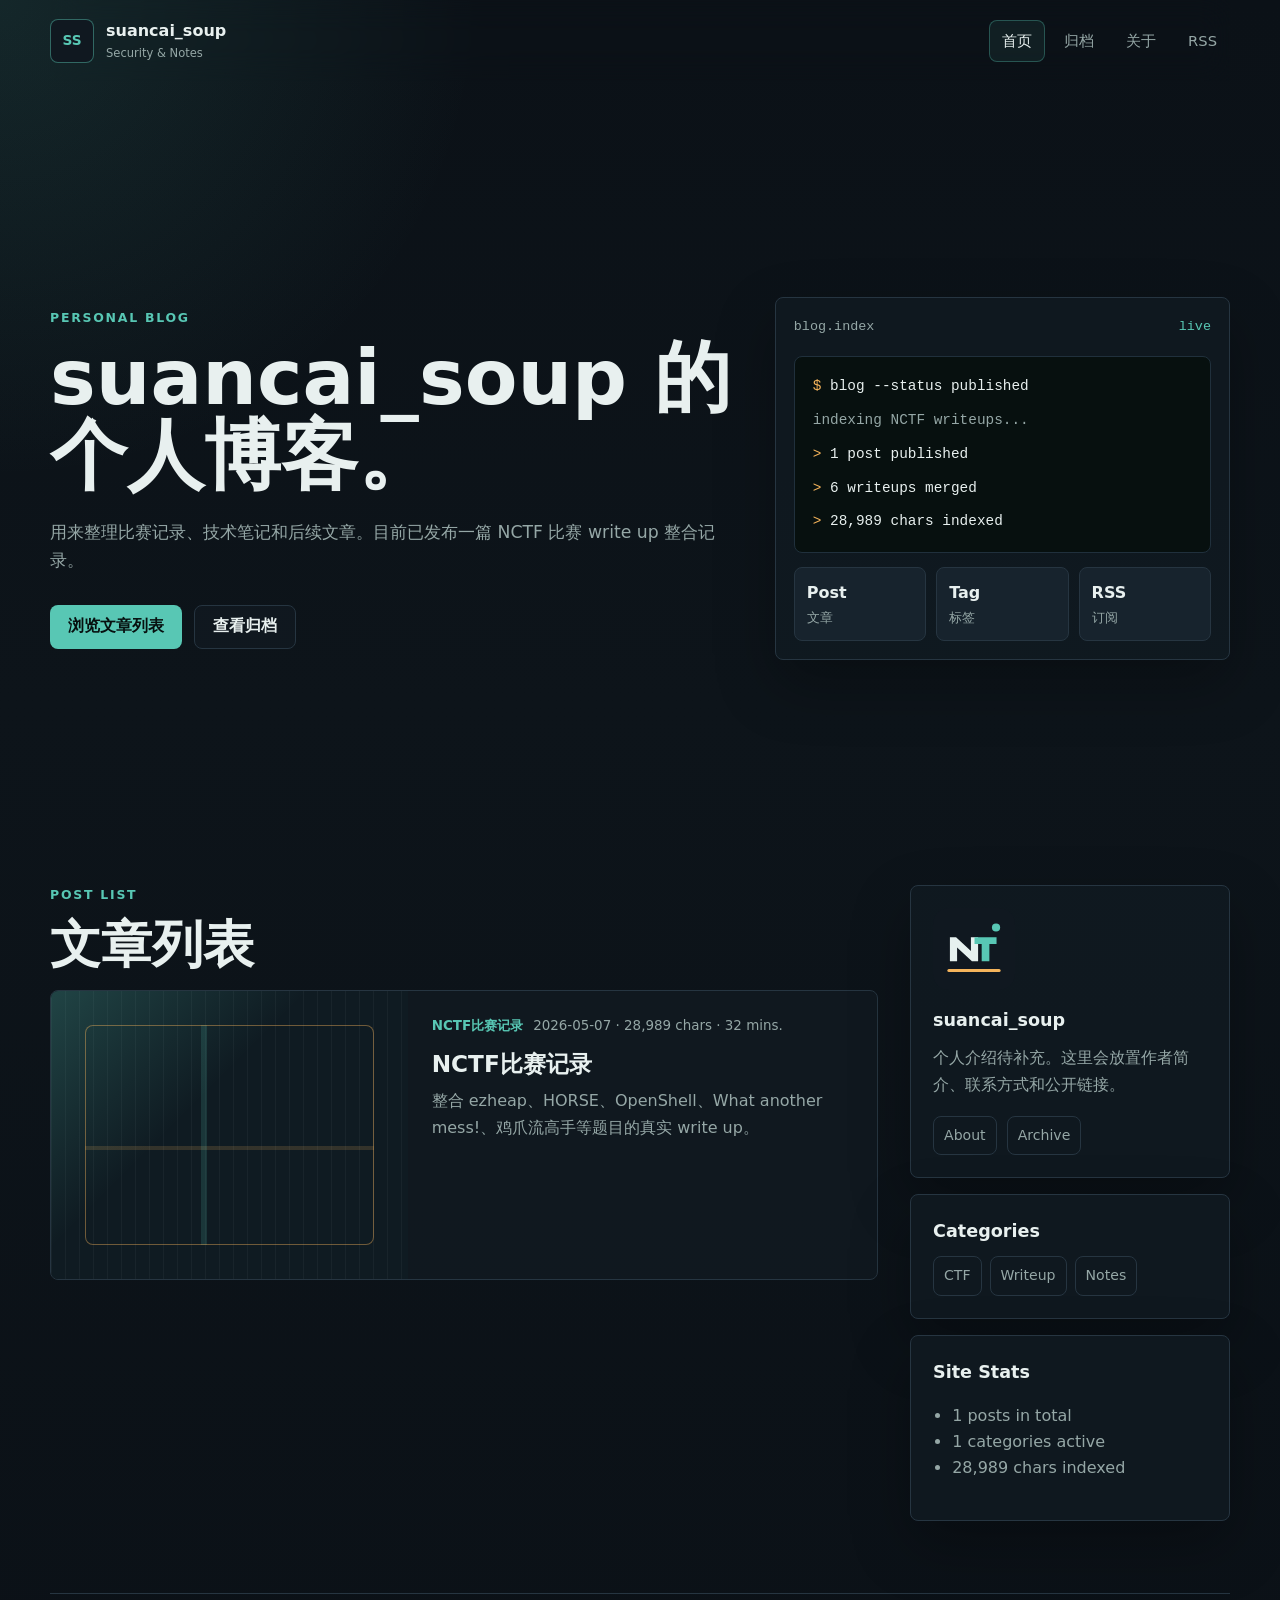
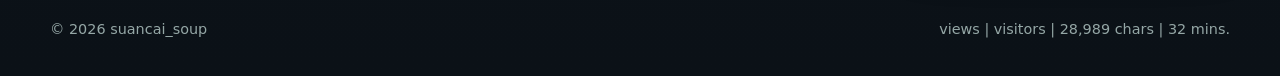
<file: index.html>
<!doctype html>
<html lang="zh-CN">
  <head>
    <meta charset="utf-8">
    <meta name="viewport" content="width=device-width, initial-scale=1">
    <meta name="description" content="suancai_soup 的个人博客。">
    <title>suancai_soup | 网络安全博客</title>
    <link rel="stylesheet" href="assets/css/styles.css">
  </head>
  <body>
    <header class="site-header">
      <a class="brand" href="index.html" aria-label="suancai_soup 首页">
        <span class="brand-mark">SS</span>
        <span>
          <strong data-site-brand>suancai_soup</strong>
          <small data-site-tagline>Security & Notes</small>
        </span>
      </a>
      <button class="nav-toggle" type="button" aria-expanded="false" aria-controls="site-nav">
        <span></span>
        <span></span>
        <span></span>
      </button>
      <nav class="site-nav" id="site-nav">
        <a href="index.html" class="active">首页</a>
        <a href="archive.html">归档</a>
        <a href="about.html">关于</a>
        <a href="rss.xml">RSS</a>
      </nav>
    </header>

    <main>
      <section class="hero">
        <div class="hero-copy">
          <p class="eyebrow" data-site-field="heroEyebrow">Personal Blog</p>
          <h1 data-site-field="heroTitle">suancai_soup 的个人博客。</h1>
          <p class="hero-text" data-site-field="heroText">
            用来整理比赛记录、技术笔记和后续文章。目前已发布一篇 NCTF 比赛 write up 整合记录。
          </p>
          <div class="hero-actions">
            <a class="button primary" href="#latest">浏览文章列表</a>
            <a class="button secondary" href="archive.html">查看归档</a>
          </div>
        </div>
        <div class="signal-panel" aria-label="研究状态概览">
          <div class="panel-topline">
            <span>blog.index</span>
            <span class="status-dot">live</span>
          </div>
          <div class="terminal-card">
            <p><span>$</span> blog --status published</p>
            <p class="muted">indexing NCTF writeups...</p>
            <p><span>&gt;</span> 1 post published</p>
            <p><span>&gt;</span> 6 writeups merged</p>
            <p><span>&gt;</span> 28,989 chars indexed</p>
          </div>
          <div class="metrics">
            <div>
              <strong>Post</strong>
              <span>文章</span>
            </div>
            <div>
              <strong>Tag</strong>
              <span>标签</span>
            </div>
            <div>
              <strong>RSS</strong>
              <span>订阅</span>
            </div>
          </div>
        </div>
      </section>

      <section class="content-grid" id="latest">
        <div class="main-column">
          <div class="section-heading">
            <p class="eyebrow">Post List</p>
            <h2>文章列表</h2>
          </div>

          <article class="featured-post">
            <a href="posts/nctf-record.html">
              <div class="post-visual web"></div>
              <div class="post-body">
                <div class="post-meta">
                  <span>NCTF比赛记录</span>
                  <time datetime="2026-05-07">2026-05-07 · 28,989 chars · 32 mins.</time>
                </div>
                <h3>NCTF比赛记录</h3>
                <p>整合 ezheap、HORSE、OpenShell、What another mess!、鸡爪流高手等题目的真实 write up。</p>
              </div>
            </a>
          </article>

          <div class="post-list"></div>
        </div>

        <aside class="side-column" aria-label="侧边信息">
          <section class="profile-card">
            <img src="assets/img/avatar.svg" alt="博客头像">
            <h2 data-site-field="profileName">suancai_soup</h2>
            <p data-site-field="profileBio">个人介绍待补充。这里会放置作者简介、联系方式和公开链接。</p>
            <div class="social-links" data-site-list="links">
              <a href="about.html">About</a>
              <a href="archive.html">Archive</a>
            </div>
          </section>

          <section class="topic-card">
            <h2>Categories</h2>
            <div class="tags" data-site-list="categories">
              <a href="archive.html">待补充</a>
              <a href="archive.html">待补充</a>
              <a href="archive.html">待补充</a>
            </div>
          </section>

          <section class="note-card">
            <h2>Site Stats</h2>
            <ul>
              <li>1 posts in total</li>
              <li>1 categories active</li>
              <li>28,989 chars indexed</li>
            </ul>
          </section>
        </aside>
      </section>
    </main>

    <footer class="site-footer">
      <span>© 2026 suancai_soup</span>
      <span>views | visitors | 28,989 chars | 32 mins.</span>
    </footer>

    <script src="assets/js/site-data.js"></script>
    <script src="assets/js/main.js"></script>
  </body>
</html>
</file>
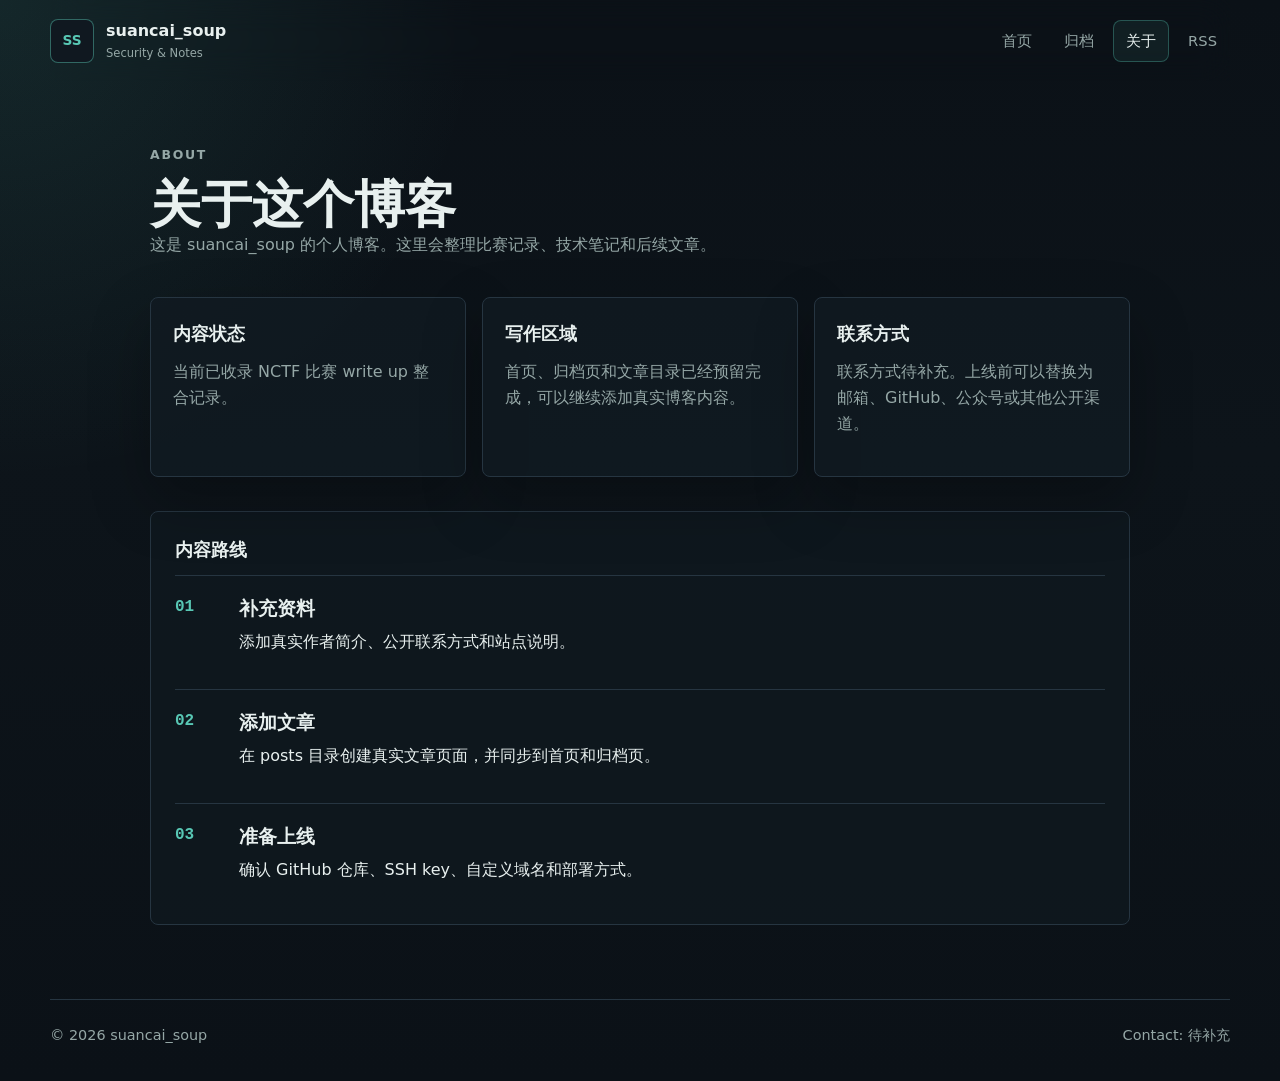
<file: about.html>
<!doctype html>
<html lang="zh-CN">
  <head>
    <meta charset="utf-8">
    <meta name="viewport" content="width=device-width, initial-scale=1">
    <meta name="description" content="suancai_soup 博客说明。">
    <title>关于 | suancai_soup</title>
    <link rel="stylesheet" href="assets/css/styles.css">
  </head>
  <body>
    <header class="site-header">
      <a class="brand" href="index.html">
        <span class="brand-mark">SS</span>
        <span>
          <strong data-site-brand>suancai_soup</strong>
          <small data-site-tagline>Security & Notes</small>
        </span>
      </a>
      <button class="nav-toggle" type="button" aria-expanded="false" aria-controls="site-nav">
        <span></span><span></span><span></span>
      </button>
      <nav class="site-nav" id="site-nav">
        <a href="index.html">首页</a>
        <a href="archive.html">归档</a>
        <a href="about.html" class="active">关于</a>
        <a href="rss.xml">RSS</a>
      </nav>
    </header>

    <main class="page-shell about-layout">
      <section class="page-title">
        <p class="eyebrow">About</p>
        <h1>关于这个博客</h1>
        <p data-site-field="aboutIntro">这是 suancai_soup 的个人博客框架。当前内容已清空，等待后续补充真实文章、介绍和联系方式。</p>
      </section>

      <section class="about-grid" data-site-list="aboutCards">
        <article class="about-card">
          <h2>内容状态</h2>
          <p>暂无公开文章。后续会根据实际内容再补充分类、标签和归档。</p>
        </article>
        <article class="about-card">
          <h2>写作区域</h2>
          <p>首页、归档页和文章目录已经预留完成，可以直接添加真实博客内容。</p>
        </article>
        <article class="about-card">
          <h2>联系方式</h2>
          <p>联系方式待补充。需要上线前可以替换为邮箱、GitHub、公众号或其他公开渠道。</p>
        </article>
      </section>

      <section class="timeline" data-site-list="timeline">
        <h2>内容路线</h2>
        <div class="timeline-item">
          <span>01</span>
          <div>
            <h3>补充资料</h3>
            <p>添加真实作者简介、公开联系方式和站点说明。</p>
          </div>
        </div>
        <div class="timeline-item">
          <span>02</span>
          <div>
            <h3>添加文章</h3>
            <p>在 `posts` 目录创建真实文章页面，并同步到首页和归档页。</p>
          </div>
        </div>
        <div class="timeline-item">
          <span>03</span>
          <div>
            <h3>准备上线</h3>
            <p>确认 GitHub 仓库、SSH key、自定义域名和部署方式。</p>
          </div>
        </div>
      </section>
    </main>

    <footer class="site-footer">
      <span>© 2026 suancai_soup</span>
      <span>Contact: <span data-site-field="contactText">待补充</span></span>
    </footer>
    <script src="assets/js/site-data.js"></script>
    <script src="assets/js/main.js"></script>
  </body>
</html>
</file>
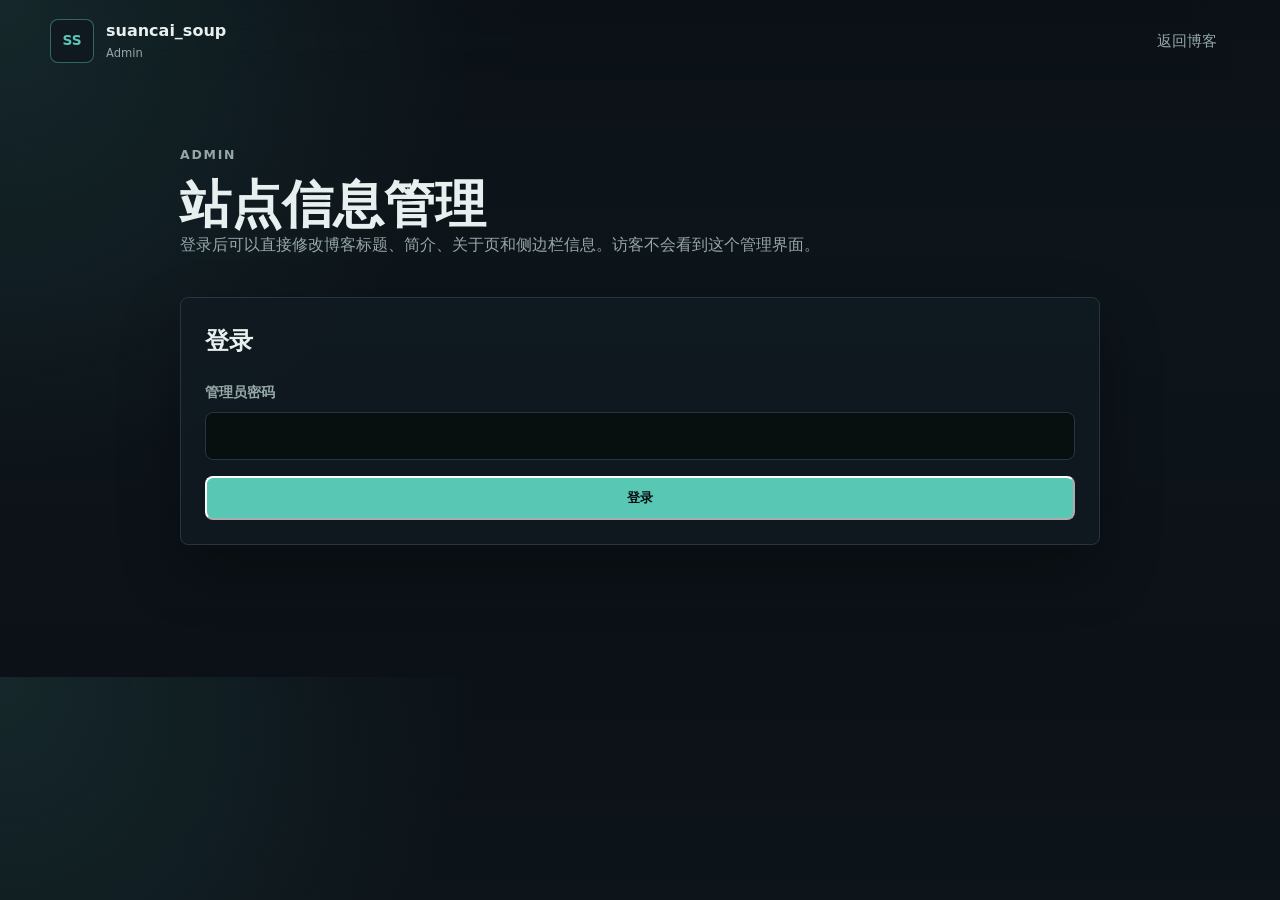
<file: admin.html>
<!doctype html>
<html lang="zh-CN">
  <head>
    <meta charset="utf-8">
    <meta name="viewport" content="width=device-width, initial-scale=1">
    <meta name="robots" content="noindex,nofollow">
    <title>管理员 | suancai_soup</title>
    <link rel="stylesheet" href="assets/css/styles.css">
  </head>
  <body>
    <header class="site-header">
      <a class="brand" href="index.html">
        <span class="brand-mark">SS</span>
        <span>
          <strong>suancai_soup</strong>
          <small>Admin</small>
        </span>
      </a>
      <nav class="site-nav">
        <a href="index.html">返回博客</a>
      </nav>
    </header>

    <main class="page-shell admin-shell">
      <section class="page-title">
        <p class="eyebrow">Admin</p>
        <h1>站点信息管理</h1>
        <p>登录后可以直接修改博客标题、简介、关于页和侧边栏信息。访客不会看到这个管理界面。</p>
      </section>

      <section class="admin-panel" id="login-panel">
        <h2>登录</h2>
        <form id="login-form" class="admin-form">
          <label>
            管理员密码
            <input type="password" name="password" autocomplete="current-password" required>
          </label>
          <button class="button primary" type="submit">登录</button>
        </form>
      </section>

      <section class="admin-panel hidden" id="editor-panel">
        <div class="admin-topline">
          <h2>编辑内容</h2>
          <button class="button secondary" type="button" id="logout-button">退出</button>
        </div>
        <form id="site-form" class="admin-form">
          <label>
            站点名称
            <input name="siteName" required>
          </label>
          <label>
            副标题
            <input name="tagline" required>
          </label>
          <label>
            首页标记
            <input name="heroEyebrow">
          </label>
          <label>
            首页标题
            <input name="heroTitle">
          </label>
          <label>
            首页简介
            <textarea name="heroText" rows="3"></textarea>
          </label>
          <label>
            侧边栏名称
            <input name="profileName">
          </label>
          <label>
            侧边栏简介
            <textarea name="profileBio" rows="3"></textarea>
          </label>
          <label>
            关于页简介
            <textarea name="aboutIntro" rows="4"></textarea>
          </label>
          <label>
            联系方式
            <input name="contactText">
          </label>
          <label>
            分类，逗号分隔
            <input name="categories">
          </label>
          <label>
            链接，每行一个，格式：名称|地址
            <textarea name="links" rows="4"></textarea>
          </label>
          <label>
            关于页卡片 JSON
            <textarea name="aboutCards" rows="8" spellcheck="false"></textarea>
          </label>
          <label>
            内容路线 JSON
            <textarea name="timeline" rows="8" spellcheck="false"></textarea>
          </label>
          <div class="admin-actions">
            <button class="button primary" type="submit">保存</button>
            <button class="button secondary" type="button" id="reload-button">重新载入</button>
          </div>
        </form>
      </section>

      <p class="admin-message" id="admin-message" role="status"></p>
    </main>

    <script>window.__ADMIN_KEY__ = "__ADMIN_KEY__";</script>
    <script src="assets/js/admin.js"></script>
  </body>
</html>
</file>
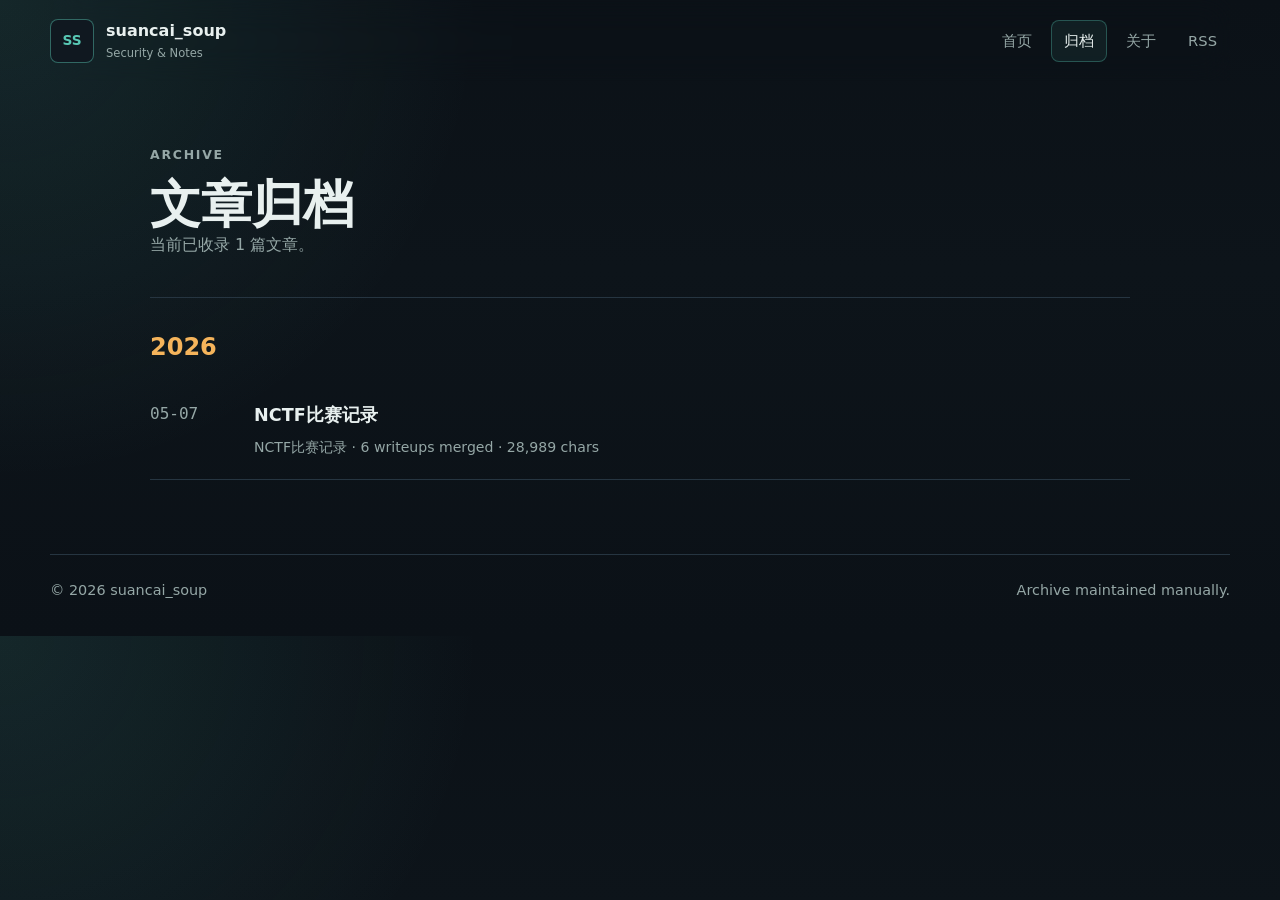
<file: archive.html>
<!doctype html>
<html lang="zh-CN">
  <head>
    <meta charset="utf-8">
    <meta name="viewport" content="width=device-width, initial-scale=1">
    <meta name="description" content="suancai_soup 文章归档。">
    <title>文章归档 | suancai_soup</title>
    <link rel="stylesheet" href="assets/css/styles.css">
  </head>
  <body>
    <header class="site-header">
      <a class="brand" href="index.html">
        <span class="brand-mark">SS</span>
        <span>
          <strong data-site-brand>suancai_soup</strong>
          <small data-site-tagline>Security & Notes</small>
        </span>
      </a>
      <button class="nav-toggle" type="button" aria-expanded="false" aria-controls="site-nav">
        <span></span><span></span><span></span>
      </button>
      <nav class="site-nav" id="site-nav">
        <a href="index.html">首页</a>
        <a href="archive.html" class="active">归档</a>
        <a href="about.html">关于</a>
        <a href="rss.xml">RSS</a>
      </nav>
    </header>

    <main class="page-shell">
      <section class="page-title">
        <p class="eyebrow">Archive</p>
        <h1>文章归档</h1>
        <p>当前已收录 1 篇文章。</p>
      </section>

      <section class="archive-list">
        <div class="archive-year">
          <h2>2026</h2>
          <article>
            <time datetime="2026-05-07">05-07</time>
            <div>
              <a href="posts/nctf-record.html">NCTF比赛记录</a>
              <span>NCTF比赛记录 · 6 writeups merged · 28,989 chars</span>
            </div>
          </article>
        </div>
      </section>
    </main>

    <footer class="site-footer">
      <span>© 2026 suancai_soup</span>
      <span>Archive maintained manually.</span>
    </footer>
    <script src="assets/js/site-data.js"></script>
    <script src="assets/js/main.js"></script>
  </body>
</html>
</file>
<file: assets/css/styles.css>
:root {
  color-scheme: dark;
  --bg: #0b1117;
  --surface: #111a22;
  --surface-2: #17232d;
  --line: #263541;
  --text: #e8f0ef;
  --muted: #95a7a6;
  --accent: #58c7b4;
  --accent-2: #f5b45b;
  --danger: #ff6b6b;
  --shadow: 0 24px 60px rgba(0, 0, 0, 0.28);
  font-family: Inter, "Microsoft YaHei", "PingFang SC", "Hiragino Sans GB", system-ui, sans-serif;
}

* {
  box-sizing: border-box;
}

html {
  scroll-behavior: smooth;
}

body {
  margin: 0;
  background:
    radial-gradient(circle at top left, rgba(88, 199, 180, 0.12), transparent 30rem),
    linear-gradient(180deg, #0b1117 0%, #0d141a 42%, #0b1117 100%);
  color: var(--text);
  line-height: 1.65;
}

a {
  color: inherit;
  text-decoration: none;
}

img {
  display: block;
  max-width: 100%;
}

.site-header {
  position: sticky;
  top: 0;
  z-index: 20;
  display: flex;
  align-items: center;
  justify-content: space-between;
  gap: 2rem;
  width: min(1180px, calc(100% - 40px));
  margin: 0 auto;
  padding: 18px 0;
  backdrop-filter: blur(16px);
}

.brand {
  display: inline-flex;
  align-items: center;
  gap: 12px;
  min-width: 0;
}

.brand-mark {
  display: grid;
  width: 44px;
  height: 44px;
  place-items: center;
  border: 1px solid rgba(88, 199, 180, 0.46);
  border-radius: 8px;
  background: #101820;
  color: var(--accent);
  font-size: 0.86rem;
  font-weight: 800;
}

.brand strong,
.brand small {
  display: block;
}

.brand strong {
  font-size: 1rem;
  letter-spacing: 0;
}

.brand small {
  color: var(--muted);
  font-size: 0.72rem;
}

.site-nav {
  display: flex;
  align-items: center;
  gap: 6px;
}

.site-nav a {
  border: 1px solid transparent;
  border-radius: 8px;
  color: var(--muted);
  padding: 8px 12px;
  font-size: 0.92rem;
}

.site-nav a:hover,
.site-nav a.active {
  border-color: rgba(88, 199, 180, 0.32);
  color: var(--text);
  background: rgba(88, 199, 180, 0.08);
}

.nav-toggle {
  display: none;
  width: 42px;
  height: 38px;
  border: 1px solid var(--line);
  border-radius: 8px;
  background: var(--surface);
}

.nav-toggle span {
  display: block;
  width: 18px;
  height: 2px;
  margin: 4px auto;
  background: var(--text);
}

.hero {
  display: grid;
  grid-template-columns: minmax(0, 1.08fr) minmax(340px, 0.72fr);
  gap: 42px;
  align-items: center;
  width: min(1180px, calc(100% - 40px));
  min-height: calc(100vh - 96px);
  margin: 0 auto;
  padding: 54px 0 64px;
}

.eyebrow {
  margin: 0 0 10px;
  color: var(--accent);
  font-size: 0.78rem;
  font-weight: 800;
  letter-spacing: 0.14em;
  text-transform: uppercase;
}

h1,
h2,
h3,
p {
  margin-top: 0;
}

.hero h1 {
  max-width: 780px;
  margin-bottom: 22px;
  font-size: clamp(2.6rem, 6vw, 5.6rem);
  line-height: 1.02;
  letter-spacing: 0;
}

.hero-text {
  max-width: 680px;
  color: var(--muted);
  font-size: 1.08rem;
}

.hero-actions {
  display: flex;
  flex-wrap: wrap;
  gap: 12px;
  margin-top: 30px;
}

.button {
  display: inline-flex;
  align-items: center;
  justify-content: center;
  min-height: 44px;
  border-radius: 8px;
  padding: 0 18px;
  font-weight: 700;
}

.button.primary {
  background: var(--accent);
  color: #07100f;
}

.button.secondary {
  border: 1px solid var(--line);
  background: rgba(17, 26, 34, 0.72);
  color: var(--text);
}

.signal-panel,
.profile-card,
.topic-card,
.note-card,
.about-card {
  border: 1px solid var(--line);
  border-radius: 8px;
  background: rgba(17, 26, 34, 0.82);
  box-shadow: var(--shadow);
}

.signal-panel {
  padding: 18px;
}

.panel-topline {
  display: flex;
  justify-content: space-between;
  margin-bottom: 18px;
  color: var(--muted);
  font-family: "SFMono-Regular", Consolas, monospace;
  font-size: 0.84rem;
}

.status-dot {
  color: var(--accent);
}

.terminal-card {
  border: 1px solid #20303c;
  border-radius: 8px;
  background: #07100f;
  padding: 18px;
  font-family: "SFMono-Regular", Consolas, monospace;
  font-size: 0.9rem;
}

.terminal-card p {
  margin: 0 0 10px;
}

.terminal-card p:last-child {
  margin-bottom: 0;
}

.terminal-card span {
  color: var(--accent-2);
}

.muted {
  color: var(--muted);
}

.metrics {
  display: grid;
  grid-template-columns: repeat(3, 1fr);
  gap: 10px;
  margin-top: 14px;
}

.metrics div {
  min-width: 0;
  border: 1px solid var(--line);
  border-radius: 8px;
  padding: 12px;
  background: var(--surface-2);
}

.metrics strong,
.metrics span {
  display: block;
}

.metrics span {
  color: var(--muted);
  font-size: 0.8rem;
}

.content-grid {
  display: grid;
  grid-template-columns: minmax(0, 1fr) 320px;
  gap: 32px;
  width: min(1180px, calc(100% - 40px));
  margin: 0 auto 72px;
}

.section-heading {
  margin-bottom: 18px;
}

.section-heading h2,
.page-title h1 {
  margin-bottom: 0;
  font-size: clamp(2rem, 4vw, 3.4rem);
  line-height: 1.1;
}

.featured-post a,
.post-row a {
  display: grid;
  border: 1px solid var(--line);
  border-radius: 8px;
  background: rgba(17, 26, 34, 0.78);
  overflow: hidden;
}

.featured-post a {
  grid-template-columns: 0.76fr 1fr;
  min-height: 290px;
}

.post-visual {
  min-height: 260px;
  background:
    linear-gradient(135deg, rgba(88, 199, 180, 0.24), transparent 40%),
    repeating-linear-gradient(90deg, rgba(255, 255, 255, 0.04) 0 1px, transparent 1px 14px),
    #0f1b22;
  position: relative;
}

.post-visual::after {
  content: "";
  position: absolute;
  inset: 34px;
  border: 1px solid rgba(245, 180, 91, 0.42);
  border-radius: 8px;
  background:
    linear-gradient(90deg, transparent 0 40%, rgba(88, 199, 180, 0.16) 40% 42%, transparent 42%),
    linear-gradient(180deg, transparent 0 55%, rgba(245, 180, 91, 0.16) 55% 57%, transparent 57%);
}

.post-body,
.post-row a {
  padding: 24px;
}

.post-meta {
  display: flex;
  flex-wrap: wrap;
  gap: 10px;
  align-items: center;
  color: var(--muted);
  font-size: 0.84rem;
}

.post-meta span {
  color: var(--accent);
  font-weight: 800;
}

.featured-post h3,
.post-row h3 {
  margin: 12px 0 10px;
  font-size: 1.45rem;
  line-height: 1.25;
}

.featured-post p,
.post-row p,
.profile-card p,
.note-card li,
.about-card p,
.page-title p,
.article p,
.article li {
  color: var(--muted);
}

.post-list {
  display: grid;
  gap: 14px;
  margin-top: 16px;
}

.post-row a {
  grid-template-columns: minmax(0, 1fr) auto;
  gap: 18px;
  align-items: center;
}

.post-row p {
  margin-bottom: 0;
}

.read-more {
  display: inline-grid;
  width: 48px;
  height: 48px;
  place-items: center;
  border: 1px solid var(--line);
  border-radius: 8px;
  color: var(--accent);
  font-size: 0.84rem;
}

.side-column {
  display: grid;
  align-content: start;
  gap: 16px;
}

.profile-card,
.topic-card,
.note-card,
.about-card {
  padding: 22px;
}

.profile-card img {
  width: 82px;
  height: 82px;
  margin-bottom: 16px;
  border-radius: 8px;
}

.profile-card h2,
.topic-card h2,
.note-card h2,
.about-card h2,
.timeline h2 {
  margin-bottom: 10px;
  font-size: 1.1rem;
}

.social-links {
  display: flex;
  gap: 10px;
  margin-top: 18px;
}

.social-links a,
.tags a {
  border: 1px solid var(--line);
  border-radius: 8px;
  padding: 7px 10px;
  color: var(--muted);
  font-size: 0.88rem;
}

.tags {
  display: flex;
  flex-wrap: wrap;
  gap: 8px;
}

.note-card ul,
.article ul {
  padding-left: 1.2rem;
}

.page-shell,
.article-shell {
  width: min(980px, calc(100% - 40px));
  margin: 0 auto;
  padding: 64px 0 74px;
}

.page-title {
  margin-bottom: 38px;
}

.archive-list {
  border-top: 1px solid var(--line);
}

.archive-year h2 {
  margin: 30px 0 16px;
  color: var(--accent-2);
}

.archive-year article {
  display: grid;
  grid-template-columns: 84px minmax(0, 1fr);
  gap: 20px;
  border-bottom: 1px solid var(--line);
  padding: 18px 0;
}

.archive-year time {
  color: var(--muted);
  font-family: "SFMono-Regular", Consolas, monospace;
}

.archive-year a {
  display: block;
  margin-bottom: 4px;
  font-size: 1.1rem;
  font-weight: 800;
}

.archive-year span {
  color: var(--muted);
  font-size: 0.88rem;
}

.about-grid {
  display: grid;
  grid-template-columns: repeat(3, 1fr);
  gap: 16px;
}

.timeline {
  margin-top: 34px;
  border: 1px solid var(--line);
  border-radius: 8px;
  background: rgba(17, 26, 34, 0.58);
  padding: 24px;
}

.timeline-item {
  display: grid;
  grid-template-columns: 48px minmax(0, 1fr);
  gap: 16px;
  border-top: 1px solid var(--line);
  padding: 18px 0;
}

.timeline-item:last-child {
  padding-bottom: 0;
}

.timeline-item span {
  color: var(--accent);
  font-family: "SFMono-Regular", Consolas, monospace;
  font-weight: 800;
}

.timeline-item h3 {
  margin-bottom: 4px;
}

.article {
  max-width: 800px;
  margin: 0 auto;
}

.article-header {
  margin-bottom: 26px;
}

.article-header h1 {
  margin: 12px 0 16px;
  font-size: clamp(2.2rem, 5vw, 4rem);
  line-height: 1.08;
}

.article-toc {
  display: flex;
  flex-wrap: wrap;
  gap: 10px;
  margin: 24px 0 36px;
}

.article-toc a {
  border: 1px solid var(--line);
  border-radius: 8px;
  padding: 8px 12px;
  color: var(--muted);
}

.article section {
  margin-top: 34px;
}

.article h2 {
  margin-bottom: 10px;
}

pre {
  position: relative;
  overflow: auto;
  border: 1px solid var(--line);
  border-radius: 8px;
  background: #07100f;
  padding: 18px;
}

code {
  color: #d9ede8;
  font-family: "SFMono-Regular", Consolas, monospace;
  font-size: 0.9rem;
}

.copy-button {
  position: absolute;
  top: 10px;
  right: 10px;
  border: 1px solid var(--line);
  border-radius: 8px;
  background: var(--surface);
  color: var(--muted);
  padding: 5px 8px;
  cursor: pointer;
}

.admin-shell {
  max-width: 920px;
}

.admin-panel {
  border: 1px solid var(--line);
  border-radius: 8px;
  background: rgba(17, 26, 34, 0.82);
  box-shadow: var(--shadow);
  padding: 24px;
  margin-bottom: 18px;
}

.admin-panel.hidden {
  display: none;
}

.admin-topline {
  display: flex;
  align-items: center;
  justify-content: space-between;
  gap: 18px;
  margin-bottom: 18px;
}

.admin-form {
  display: grid;
  gap: 16px;
}

.admin-form label {
  display: grid;
  gap: 7px;
  color: var(--muted);
  font-size: 0.9rem;
  font-weight: 700;
}

.admin-form input,
.admin-form textarea {
  width: 100%;
  border: 1px solid var(--line);
  border-radius: 8px;
  background: #07100f;
  color: var(--text);
  padding: 11px 12px;
  font: inherit;
}

.admin-form textarea {
  resize: vertical;
}

.admin-actions {
  display: flex;
  flex-wrap: wrap;
  gap: 12px;
}

.admin-message {
  color: var(--accent);
  min-height: 1.5em;
}

.admin-message.error {
  color: var(--danger);
}

.site-footer {
  display: flex;
  justify-content: space-between;
  gap: 18px;
  width: min(1180px, calc(100% - 40px));
  margin: 0 auto;
  border-top: 1px solid var(--line);
  padding: 24px 0 34px;
  color: var(--muted);
  font-size: 0.9rem;
}

.featured-post a:hover,
.post-row a:hover,
.social-links a:hover,
.tags a:hover,
.article-toc a:hover {
  border-color: rgba(88, 199, 180, 0.42);
  background-color: rgba(88, 199, 180, 0.08);
}

@media (max-width: 900px) {
  .hero,
  .content-grid,
  .featured-post a,
  .about-grid {
    grid-template-columns: 1fr;
  }

  .hero {
    min-height: auto;
    padding-top: 38px;
  }

  .signal-panel {
    max-width: 620px;
  }
}

@media (max-width: 720px) {
  .site-header {
    width: min(100% - 28px, 1180px);
  }

  .nav-toggle {
    display: block;
  }

  .site-nav {
    position: absolute;
    top: 74px;
    right: 0;
    left: 0;
    display: none;
    flex-direction: column;
    align-items: stretch;
    border: 1px solid var(--line);
    border-radius: 8px;
    background: rgba(17, 26, 34, 0.96);
    padding: 10px;
  }

  .site-nav.open {
    display: flex;
  }

  .hero,
  .content-grid,
  .page-shell,
  .article-shell,
  .site-footer {
    width: min(100% - 28px, 1180px);
  }

  .hero h1 {
    font-size: clamp(2.35rem, 12vw, 3.6rem);
  }

  .metrics {
    grid-template-columns: 1fr;
  }

  .post-row a {
    grid-template-columns: 1fr;
  }

  .read-more {
    width: 100%;
  }

  .archive-year article {
    grid-template-columns: 1fr;
    gap: 6px;
  }

  .site-footer {
    flex-direction: column;
  }
}
</file>
